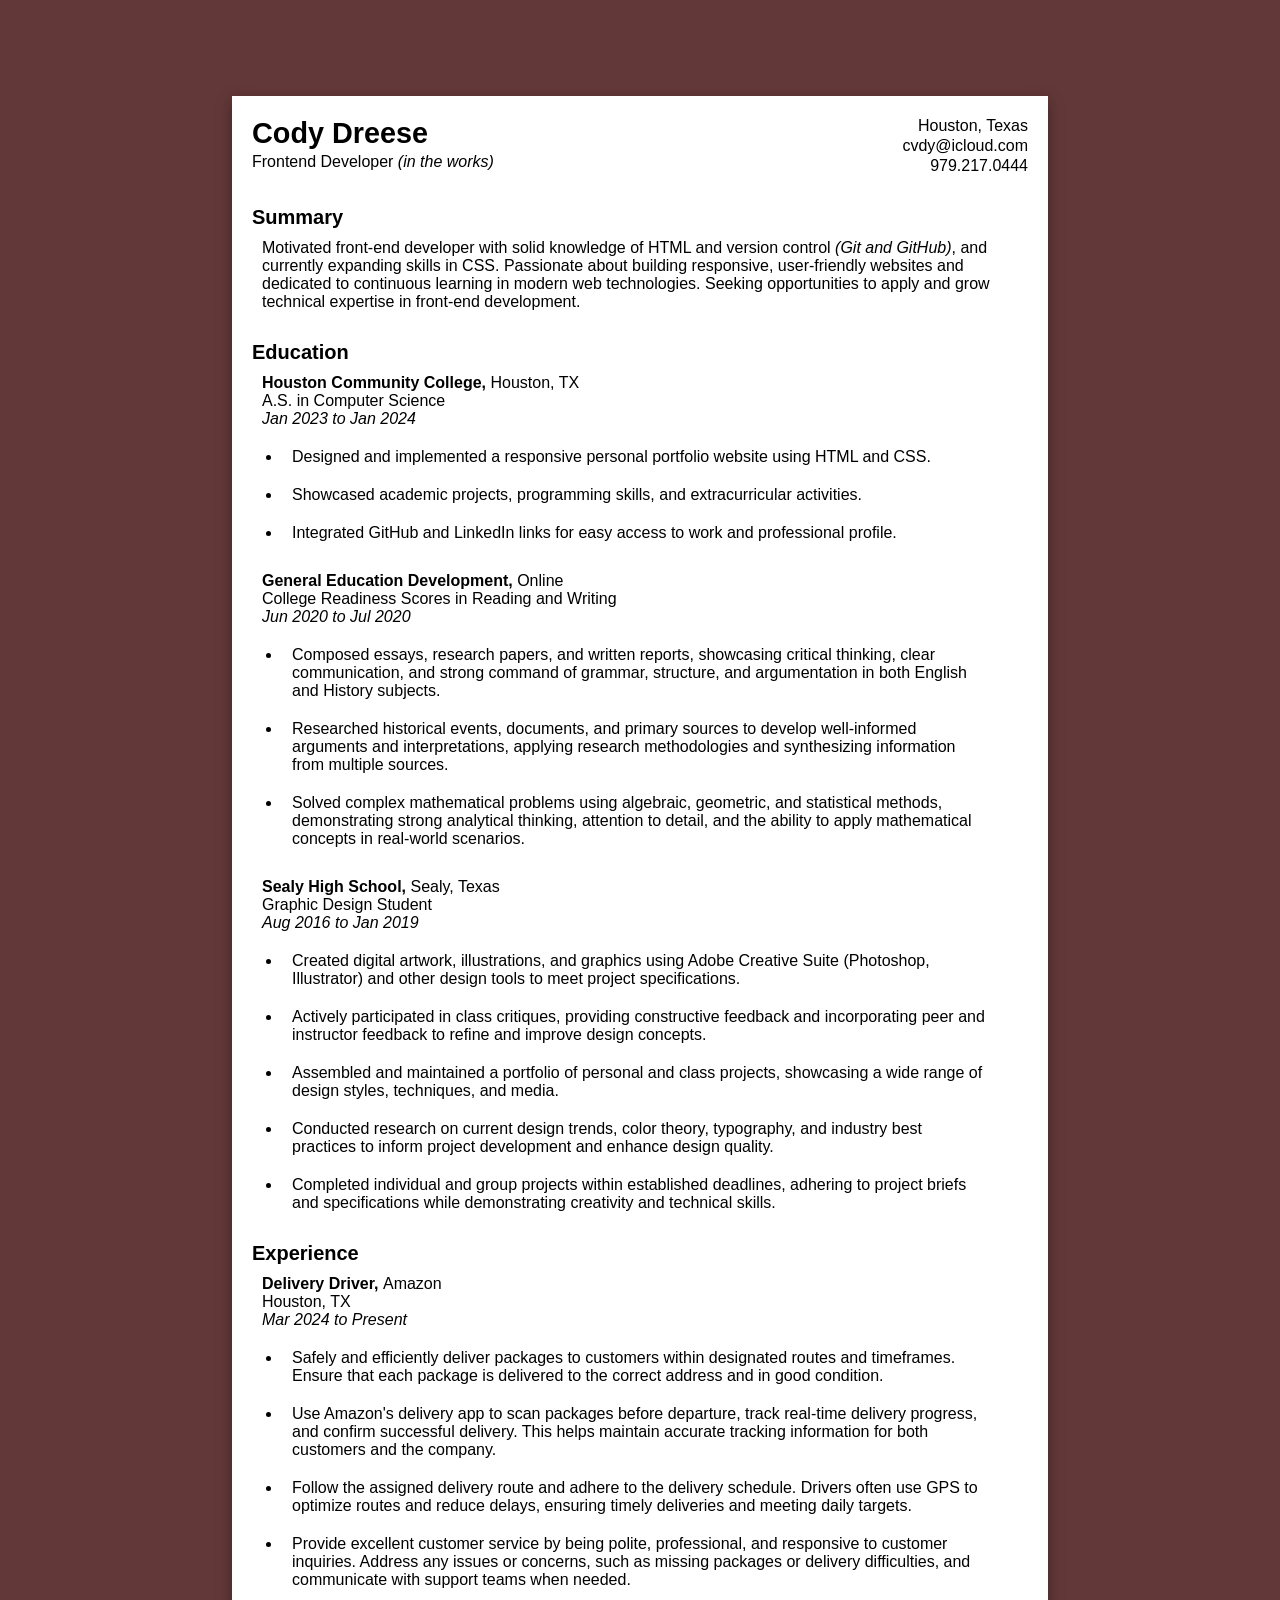
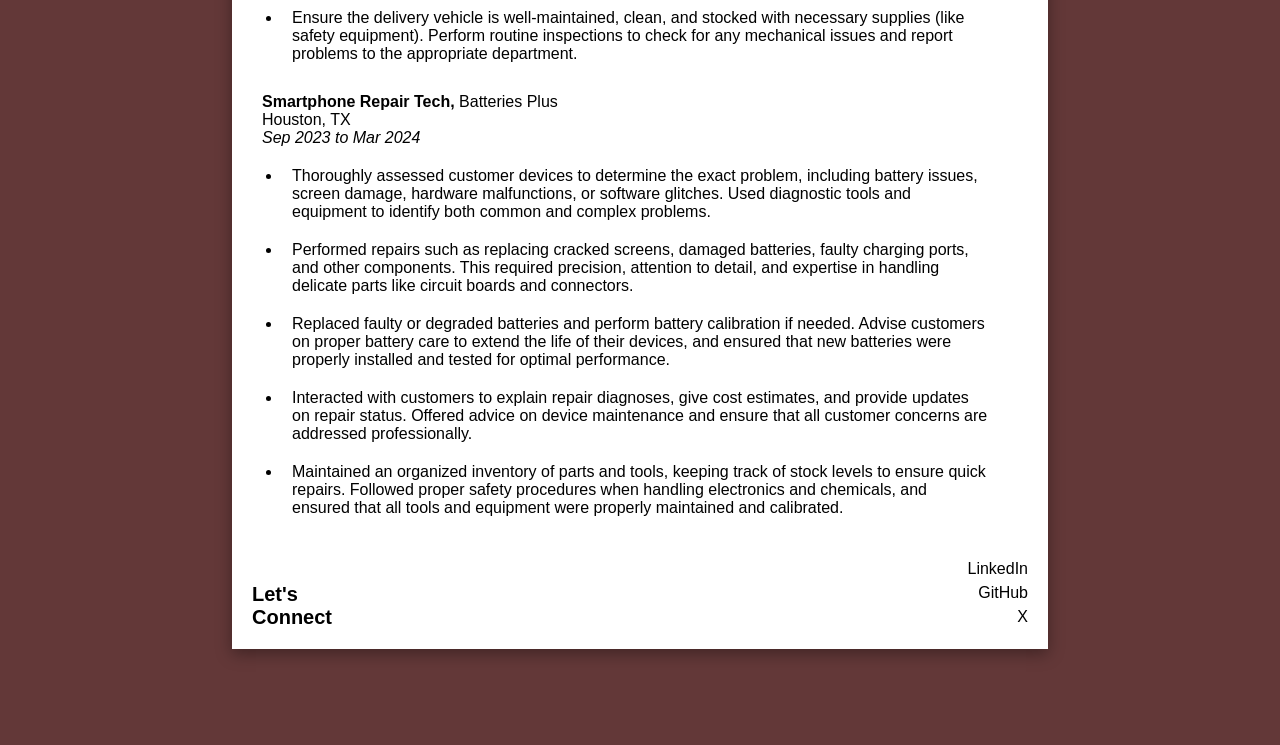
<file: index.html>
<!DOCTYPE html>
<html lang="en">
  <head>
    <meta charset="utf-8" />
    <meta name="viewport" content="width=device-width, initial-scale=1.0" />
    
    <meta
      name="description"
      content="Professional Resume of Cody Dreese. Explore my skills, experience, and achievements in Web Development. Discover how I can contribute to your team and drive success."
    />
    <meta property="og:title" content="Cody Dreese Resume" />
    <meta
      property="og:description"
      content="Professional Resume of Cody Dreese. Explore my skills, experience, and achievements in Web Development. Discover how I can contribute to your team and drive success."
    />
    <link rel="apple-touch-icon" sizes="180x180" href="/apple-touch-icon.png">
<link rel="icon" type="image/png" sizes="32x32" href="/favicon-32x32.png">
<link rel="icon" type="image/png" sizes="16x16" href="/favicon-16x16.png">
<link rel="icon" href="cd-favicon.ico" type="image/x-icon">
<link rel="manifest" href="/site.webmanifest">

    <link rel="stylesheet" href="style.css" />
    <title>Cody Dreese Resume</title>
  </head>
  <body>
<div class="page-wrapper">
      <header>
        <div class="name-job">
        <h1 class="name">Cody Dreese</h1>
        <p class="job">Frontend Developer <span class="italics">(in the works)</span></p>
      </div>
        <div class="contact-info">
          <p>Houston, Texas</p>
          <a href="mailto:cvdy@icloud.com">cvdy@icloud.com</a>
          <p>979.217.0444</p>
        </div>
      </header>

      <main>

        <section class="segment">
          <h2>Summary</h2>
          <p class="summary-p">Motivated front-end developer with solid knowledge of HTML and version control <span class="italics">(Git and GitHub)</span>, and currently expanding skills in CSS. Passionate about building responsive, user-friendly websites and dedicated to continuous learning in modern web technologies. Seeking opportunities to apply and grow technical expertise in front-end development.</p>
        </section>

        <section class="segment">
          <h2>Education</h2>
          <div class="main-content">

            <article>
              <h3>Houston Community College, <span class="normal">Houston, TX</span></h3>
              <p>A.S. in Computer Science</p>
              <p class="dates italics">Jan 2023 to Jan 2024</p>
              <ul>
                <li>Designed and implemented a responsive personal portfolio website using HTML and CSS.</li>
                <li>Showcased academic projects, programming skills, and extracurricular activities.</li>
                <li>Integrated GitHub and LinkedIn links for easy access to work and professional profile.</li>
              </ul>
            </article>

            <article>
              <h3>General Education Development, <span class="normal">Online</span></h3>
              <p>College Readiness Scores in Reading and Writing</p>
              <p class="dates italics">Jun 2020 to Jul 2020</p>
              <ul>
                <li>Composed essays, research papers, and written reports, showcasing critical thinking, clear communication, and strong command of grammar, structure, and argumentation in both English and History subjects.</li>
                <li>Researched historical events, documents, and primary sources to develop well-informed arguments and interpretations, applying research methodologies and synthesizing information from multiple sources.</li>
                <li>Solved complex mathematical problems using algebraic, geometric, and statistical methods, demonstrating strong analytical thinking, attention to detail, and the ability to apply mathematical concepts in real-world scenarios.</li>
              </ul>
            </article>

            <article>
              <h3>Sealy High School, <span class="normal">Sealy, Texas</span></h3>
              <p>Graphic Design Student</p>
              <p class="dates italics">Aug 2016 to Jan 2019</p>
              <ul>
                <li>Created digital artwork, illustrations, and graphics using Adobe Creative Suite (Photoshop, Illustrator) and other design tools to meet project specifications.</li>
                <li>Actively participated in class critiques, providing constructive feedback and incorporating peer and instructor feedback to refine and improve design concepts.</li>
                <li>Assembled and maintained a portfolio of personal and class projects, showcasing a wide range of design styles, techniques, and media.</li>
                <li>Conducted research on current design trends, color theory, typography, and industry best practices to inform project development and enhance design quality.</li>
                <li>Completed individual and group projects within established deadlines, adhering to project briefs and specifications while demonstrating creativity and technical skills.</li>
              </ul>
            </article>
          </div>          
        </section>
        <section class="segment">
          <h2>Experience</h2>
<div class="main-content">

          <article>
            <h3>Delivery Driver, <span class="normal">Amazon</span></h3>
            <p>Houston, TX</p>
            <p class="dates italics">Mar 2024 to Present</p>
            <ul>
              <li>Safely and efficiently deliver packages to customers within designated routes and timeframes. Ensure that each package is delivered to the correct address and in good condition.</li>
              <li>Use Amazon's delivery app to scan packages before departure, track real-time delivery progress, and confirm successful delivery. This helps maintain accurate tracking information for both customers and the company.</li>
              <li>Follow the assigned delivery route and adhere to the delivery schedule. Drivers often use GPS to optimize routes and reduce delays, ensuring timely deliveries and meeting daily targets.</li>
              <li>Provide excellent customer service by being polite, professional, and responsive to customer inquiries. Address any issues or concerns, such as missing packages or delivery difficulties, and communicate with support teams when needed.</li>
              <li>Ensure the delivery vehicle is well-maintained, clean, and stocked with necessary supplies (like safety equipment). Perform routine inspections to check for any mechanical issues and report problems to the appropriate department.</li>
            </ul>
          </article>

          <article>
            <h3>Smartphone Repair Tech, <span class="normal">Batteries Plus</span></h3>
            <p>Houston, TX</p>
            <p class="dates italics">Sep 2023 to Mar 2024</p>
            <ul>
              <li>Thoroughly assessed customer devices to determine the exact problem, including battery issues, screen damage, hardware malfunctions, or software glitches. Used diagnostic tools and equipment to identify both common and complex problems.</li>
              <li>Performed repairs such as replacing cracked screens, damaged batteries, faulty charging ports, and other components. This required precision, attention to detail, and expertise in handling delicate parts like circuit boards and connectors.</li>
              <li>Replaced faulty or degraded batteries and perform battery calibration if needed. Advise customers on proper battery care to extend the life of their devices, and ensured that new batteries were properly installed and tested for optimal performance.</li>
              <li>Interacted with customers to explain repair diagnoses, give cost estimates, and provide updates on repair status. Offered advice on device maintenance and ensure that all customer concerns are addressed professionally.</li>
              <li>Maintained an organized inventory of parts and tools, keeping track of stock levels to ensure quick repairs. Followed proper safety procedures when handling electronics and chemicals, and ensured that all tools and equipment were properly maintained and calibrated.</li>
            </ul>
          </article>
<div>

        </section>

      </main>

      <footer>
        <h2 class="footer-msg">Let's<br>Connect</h2>
        <ul class="social-links">
          <li><a class="linkedin" target="_blank" href="https://linkedin.com/in/cvdy/">LinkedIn</a></li>
          <li><a class="github" target="_blank" href="https://github.com/cvdy/">GitHub</a></li>
          <li><a class="x" target="_blank" href="https://x.com/codydreese/">X</a></li>
        </ul>
      </footer>
    </div>
  </body>
</html>
</file>
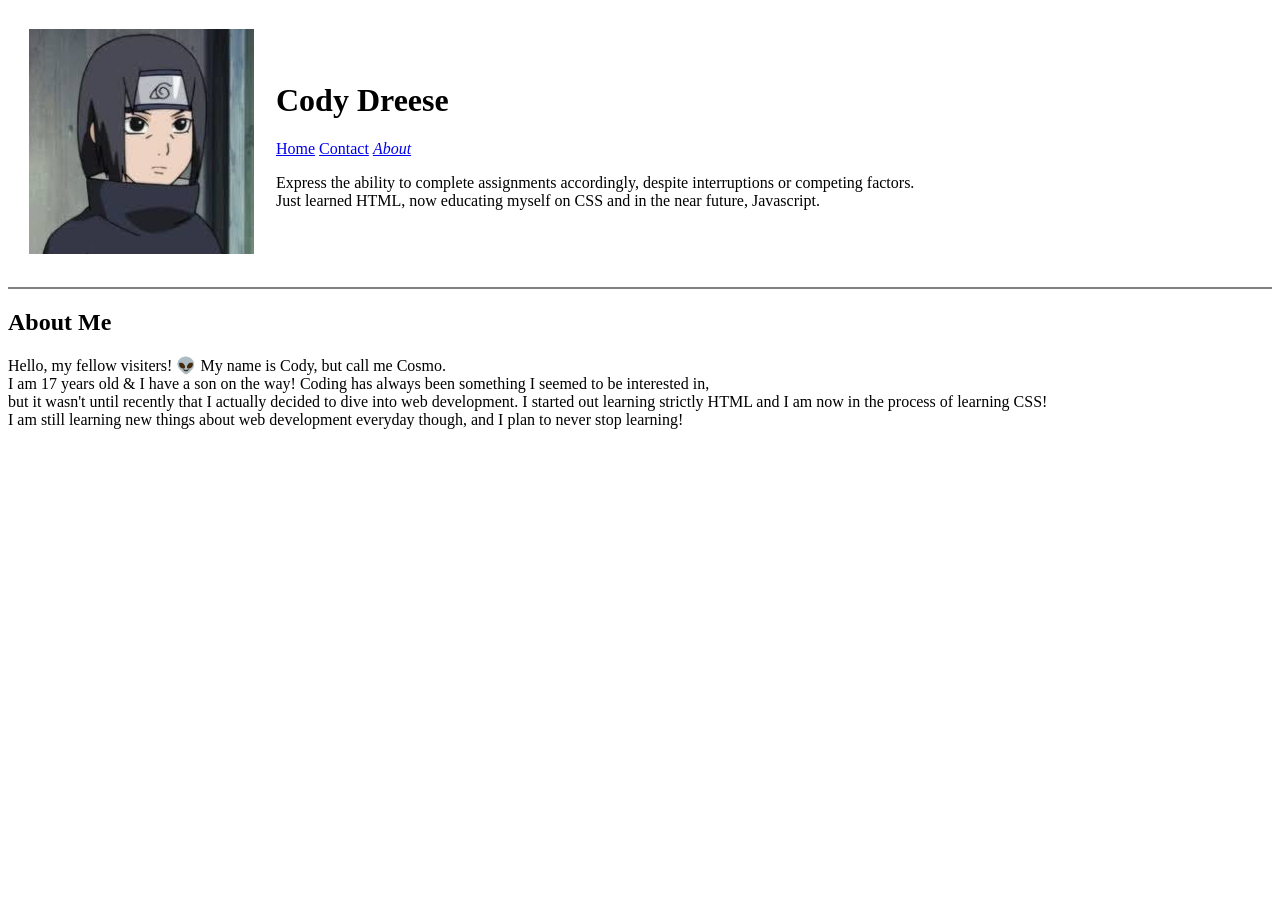
<file: about.html>
<!DOCTYPE html>
<html lang="en">
<head>
    <meta charset="UTF-8">
    <meta name="viewport" content="width=device-width, initial-scale=1.0">
    <meta http-equiv="X-UA-Compatible" content="ie=edge">
    <title>About</title>
</head>
<body>
    <table cellspacing="20">
        <tr>
            <td> <img src="itachi.png" alt="pfp"></td>
            <td>
                <h1>Cody Dreese</h1>
                <a href="index.html">Home</a>
                <a href="contact.html">Contact</a>
                <a href="about.html"><em>About</em></a>
                <p>Express the ability to complete assignments accordingly, despite interruptions or competing factors.
                    <br> Just learned HTML, now educating myself on CSS and in the near future, Javascript.
                </p>
            </td>
        </tr>
    </table>
    <hr size="2" noshade>
    <h2>About Me</h2>
    <p>Hello, my fellow visiters! 👽
        My name is Cody, but call me Cosmo.<br>
        I am 17 years old & I have a son on the way!
        Coding has always been something I seemed to be interested in,<br> but it wasn't until recently that I actually decided to dive into web development.
        I started out learning strictly HTML and I am now in the process of learning CSS!<br> I am still learning new things about web development everyday though,
        and I plan to never stop learning!
        </p>
</html>
</file>
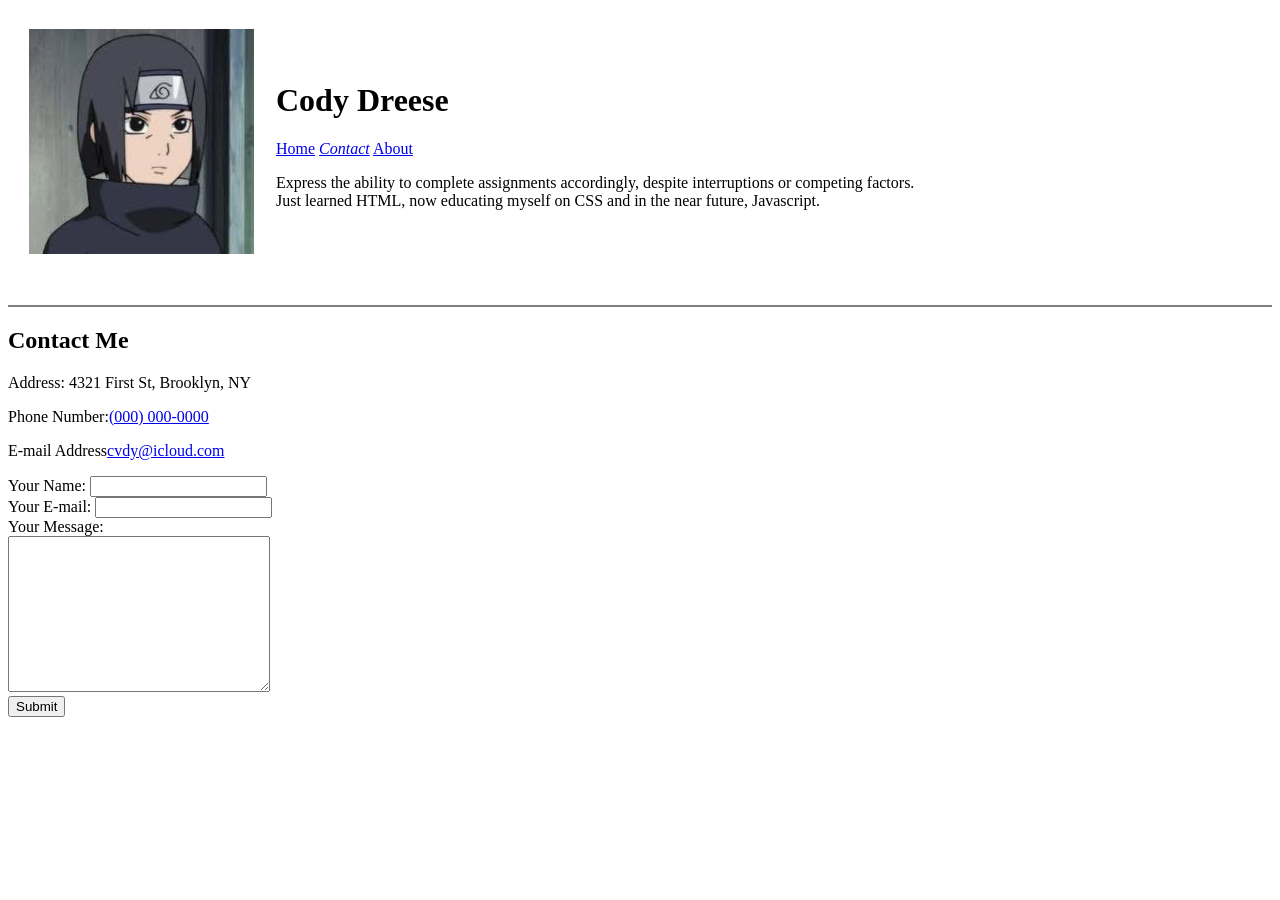
<file: contact.html>
<!DOCTYPE html>
<html lang="en">

<head>
    <meta charset="UTF-8">
    <meta name="viewport" content="width=device-width, initial-scale=1.0">
    <meta http-equiv="X-UA-Compatible" content="ie=edge">
    <title>Contact</title>
</head>

<body>
    <table cellspacing="20">
        <tr>
            <td> <img src="itachi.png" alt="pfp"></td>
            <td>
                <h1>Cody Dreese</h1>
                <a href="index.html">Home</a>
                <a href="contact.html"</a><em>Contact</em></a>
                <a href="about.html">About</a>
                <p>Express the ability to complete assignments accordingly, despite interruptions or competing factors.
                    <br> Just learned HTML, now educating myself on CSS and in the near future, Javascript.
                </p>
            </td>
        </tr>
    </table>
    <br>
    <hr size="2" noshade />
    <h2>Contact Me</h2>
    <p>Address: 4321 First St, Brooklyn, NY</p>
    <p>Phone Number:<a href="tel:+010000000000">(000) 000-0000</a></p>
    <p>E-mail Address<a href="mailto:cvdy@icloud.com">cvdy@icloud.com</a></p>

    <form action="contact.html">
        <label for="name">Your Name: </label>
        <input type="text" name="name" id="name" required><br>
        <label for="email">Your E-mail: </label>
        <input type="email" name="email" id="email" required><br>
        <label for="message">Your Message: </label><br>
        <textarea name="name" id="name" cols="30" rows="10"></textarea><br>
        <input type="submit" value="Submit">
    </form>
</body>

</html>
</file>
<file: style.css>
/* UNIVERSAL */
* {
  box-sizing: border-box;
  margin: 0;
  padding: 0;
}

body {
  font-family: Helvetica, Arial, sans-serif;
  width: 51rem;
  max-width: 100%;
  margin: 96px auto;
  box-shadow: rgba(0, 0, 0, 0.35) 0px 5px 15px;
  background-color: rgb(99, 56, 56);
}

.page-wrapper {
  background-color: white;
}
/*HEADER*/
header {
  display: flex;
  line-height: 1.25;
}

.name-job {
  padding: 20px;
  width: 50%;
  text-align: left;
}

.name {
  font-size: 1.8em;
}

.italics {
  font-style: italic;
  font-weight: 300;
}

.contact-info {
  padding: 20px;
  width: 50%;
  text-align: right;
}

a {
  text-decoration: none;
  color: #000;
}

a:hover {
  color: rgb(99, 56, 56);
}

/*MAIN CONTENT*/
main {
  padding: 0 20px;
}
.segment {
  width: 98%;
  text-align: left;
}

.summary-p {
  padding: 10px 0px 20px 10px;
}

.dates {
  padding-bottom: 10px;
}

ul {
  width: 98%;
  padding-left: 20px;
}

article ul li {
  padding: 10px;
}

article li:last-child {
  padding-bottom: 20px;
}

h2 {
  font-size: 1.25em;
  padding-top: 10px;
}

h3 {
  padding-top: 10px;
  font-size: 1em;
}

.normal {
  font-weight: normal;
}

.main-content {
  padding-left: 10px;
}

/*FOOTER*/
footer {
  display: flex;
  padding: 20px;
  width: 100%;
  align-items: flex-end;
}

.footer-msg {
  width: 50%;
  text-align: left;
}

.social-links {
  width: 50%;
  text-align: right;
  list-style-type: none;
}

.social-links li {
  line-height: 1.5em;
}
</file>
